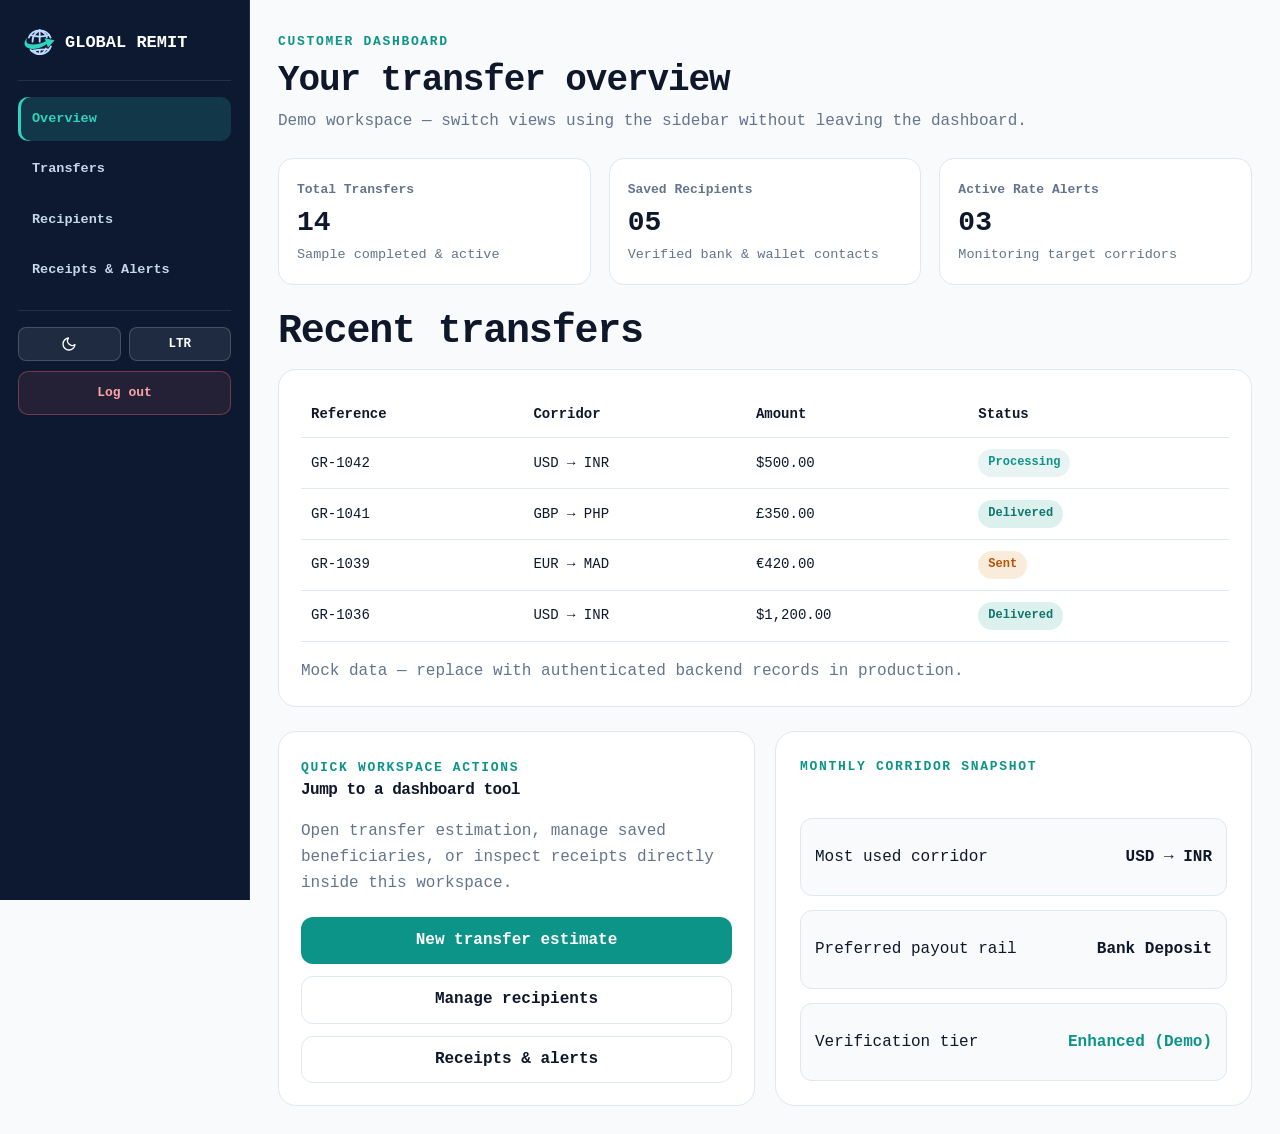
<file: dashboard.html>
<!doctype html>
<html lang="en">
<head>
  <meta charset="utf-8">
  <meta name="viewport" content="width=device-width, initial-scale=1">
  <title>Dashboard | Global Remit</title>
  <link rel="icon" type="image/svg+xml" href="logo.svg">
  <link rel="stylesheet" href="styles.css">
</head>
<body>
  <div class="dashboard">
    <aside class="side">
      <div class="side-top">
        <a class="brand" href="index.html"><svg class="brand-logo" viewBox="0 0 100 100" aria-hidden="true"><g class="logo-globe"><path d="M 20 34 A 35 35 0 0 1 84 34"/><path d="M 52 13 V 46"/><path d="M 52 13 C 35 21 31 34 31 46"/><path d="M 52 13 C 69 21 73 30 73 34"/><path d="M 25 27 Q 52 35 79 27"/><path d="M 25 70 A 35 35 0 0 0 85 60"/><path d="M 52 71 V 83"/><path d="M 35 72 C 38 78 44 82 52 83"/><path d="M 70 66 C 67 75 61 80 52 83"/><path d="M 28 73 Q 52 69 78 69"/></g><path class="logo-arrow" d="M 17 34 C 3 45 3 64 25 67 C 46 70 63 60 73 53 L 76 64 L 96 42 L 66 36 L 70 45 C 58 51 42 56 26 54 C 11 52 10 43 17 34 Z"/></svg>GLOBAL REMIT</a>
        <button class="ctrl side-toggle" type="button" data-side-toggle aria-label="Toggle dashboard menu" aria-expanded="false"><svg viewBox="0 0 24 24" fill="none" stroke="currentColor" stroke-width="2" stroke-linecap="round" aria-hidden="true"><path d="M4 7h16M4 12h16M4 17h16"/></svg></button>
      </div>

      <div class="side-drawer" data-side-drawer>
        <nav class="side-nav" aria-label="Dashboard sections">
          <button class="active" type="button" data-dash-tab="overview" aria-current="page">Overview</button>
          <button type="button" data-dash-tab="transfers">Transfers</button>
          <button type="button" data-dash-tab="recipients">Recipients</button>
          <button type="button" data-dash-tab="alerts">Receipts &amp; Alerts</button>
        </nav>

        <div class="side-foot">
          <div class="side-controls">
            <button class="ctrl" type="button" data-theme aria-label="Switch to dark theme" title="Switch to dark theme"><svg viewBox="0 0 24 24" fill="none" stroke="currentColor" stroke-width="2" stroke-linecap="round" stroke-linejoin="round" aria-hidden="true"><path d="M21 12.79A9 9 0 1 1 11.21 3 7 7 0 0 0 21 12.79z"/></svg></button>
            <button class="ctrl" type="button" data-dir aria-label="Toggle text direction">LTR</button>
          </div>
          <a class="side-logout" href="index.html">Log out</a>
        </div>
      </div>
    </aside>

    <main class="main">
      <!-- PANEL 1: OVERVIEW (3 Sections) -->
      <div class="dash-panel" data-dash-panel="overview">
        <div class="dash-head">
          <span class="eyebrow">Customer dashboard</span>
          <h1>Your transfer overview</h1>
          <p>Demo workspace — switch views using the sidebar without leaving the dashboard.</p>
        </div>

        <section class="dash-section" aria-label="Account summary metrics">
          <div class="grid">
            <div class="metric">
              <span>Total Transfers</span>
              <strong>14</strong>
              <p style="margin:6px 0 0">Sample completed &amp; active</p>
            </div>
            <div class="metric">
              <span>Saved Recipients</span>
              <strong>05</strong>
              <p style="margin:6px 0 0">Verified bank &amp; wallet contacts</p>
            </div>
            <div class="metric">
              <span>Active Rate Alerts</span>
              <strong>03</strong>
              <p style="margin:6px 0 0">Monitoring target corridors</p>
            </div>
          </div>
        </section>

        <section class="dash-section">
          <h2>Recent transfers</h2>
          <div class="panel table-wrap">
            <table class="table">
              <thead>
                <tr>
                  <th>Reference</th>
                  <th>Corridor</th>
                  <th>Amount</th>
                  <th>Status</th>
                </tr>
              </thead>
              <tbody>
                <tr>
                  <td class="mono">GR-1042</td>
                  <td>USD → INR</td>
                  <td class="mono">$500.00</td>
                  <td><span class="badge info">Processing</span></td>
                </tr>
                <tr>
                  <td class="mono">GR-1041</td>
                  <td>GBP → PHP</td>
                  <td class="mono">£350.00</td>
                  <td><span class="badge up">Delivered</span></td>
                </tr>
                <tr>
                  <td class="mono">GR-1039</td>
                  <td>EUR → MAD</td>
                  <td class="mono">€420.00</td>
                  <td><span class="badge down">Sent</span></td>
                </tr>
                <tr>
                  <td class="mono">GR-1036</td>
                  <td>USD → INR</td>
                  <td class="mono">$1,200.00</td>
                  <td><span class="badge up">Delivered</span></td>
                </tr>
              </tbody>
            </table>
            <p style="margin-bottom:0">Mock data — replace with authenticated backend records in production.</p>
          </div>
        </section>

        <section class="dash-section">
          <div class="split">
            <div class="panel">
              <span class="eyebrow">Quick workspace actions</span>
              <h3>Jump to a dashboard tool</h3>
              <p>Open transfer estimation, manage saved beneficiaries, or inspect receipts directly inside this workspace.</p>
              <div class="actions">
                <button class="btn" type="button" data-dash-jump="transfers">New transfer estimate</button>
                <button class="btn alt" type="button" data-dash-jump="recipients">Manage recipients</button>
                <button class="btn alt" type="button" data-dash-jump="alerts">Receipts &amp; alerts</button>
              </div>
            </div>
            <div class="bento">
              <span class="eyebrow">Monthly corridor snapshot</span>
              <div class="bento-row">
                <span>Most used corridor</span>
                <strong class="mono">USD → INR</strong>
              </div>
              <div class="bento-row">
                <span>Preferred payout rail</span>
                <strong class="mono">Bank Deposit</strong>
              </div>
              <div class="bento-row">
                <span>Verification tier</span>
                <strong class="mono" style="color:var(--teal)">Enhanced (Demo)</strong>
              </div>
            </div>
          </div>
        </section>
      </div>

      <!-- PANEL 2: TRANSFERS (3 Sections) -->
      <div class="dash-panel" data-dash-panel="transfers" hidden>
        <div class="dash-head">
          <span class="eyebrow">Transfers workspace</span>
          <h1>Estimate, filter &amp; follow transfers</h1>
          <p>Run illustrative quotes, filter recent transactions, and inspect milestone stages.</p>
        </div>

        <section class="dash-section">
          <div class="split">
            <form class="panel" data-calc data-demo data-msg="Demo transfer estimate queued (no funds moved).">
              <h2>Quick transfer estimator</h2>
              <div class="field">
                <label for="dash-corridor">Destination corridor</label>
                <select id="dash-corridor" name="corridor">
                  <option value="USD-INR">USD → INR (India)</option>
                  <option value="USD-PHP">USD → PHP (Philippines)</option>
                  <option value="GBP-INR">GBP → INR (India)</option>
                  <option value="EUR-MAD">EUR → MAD (Morocco)</option>
                  <option value="AUD-VND">AUD → VND (Vietnam)</option>
                </select>
              </div>
              <div class="field">
                <label for="dash-method">Delivery method</label>
                <select id="dash-method" name="method">
                  <option value="bank">Bank Deposit</option>
                  <option value="wallet">Mobile Wallet</option>
                  <option value="cash">Cash Pickup</option>
                </select>
              </div>
              <div class="field">
                <label for="dash-amount">Amount to send</label>
                <input id="dash-amount" name="amount" type="number" min="1" value="500" required>
              </div>
              <div class="grid-2">
                <div class="field">
                  <label for="dash-fee">Illustrative fee</label>
                  <input id="dash-fee" name="fee" type="number" min="0" step="0.5" value="5" required>
                </div>
                <div class="field">
                  <label for="dash-rate">Illustrative rate</label>
                  <input id="dash-rate" name="rate" type="number" min=".01" step=".01" value="83.5" required>
                </div>
              </div>
              <div class="calc">
                <div style="display:flex;justify-content:space-between;align-items:baseline;gap:8px;flex-wrap:wrap">
                  <span>Estimated payout</span>
                  <strong><span data-receive>0</span> <span data-currency>INR</span></strong>
                </div>
                <p style="margin:6px 0 0">Sending: <span class="mono" data-send>500.00</span> · Fee: <span class="mono" data-fee>5.00</span> · <span data-eta>Within minutes</span></p>
              </div>
              <button class="btn" type="submit" style="margin-top:14px;width:100%">Simulate transfer review</button>
            </form>

            <div class="dash-stack">
              <div class="panel">
                <span class="eyebrow">Pre-send checks</span>
                <h3>Transfer readiness summary</h3>
                <ul class="list">
                  <li><strong>Rate lock:</strong> Sample quotes display illustrative rates only.</li>
                  <li><strong>Recipient rail:</strong> Bank and mobile wallets require exact beneficiary match.</li>
                  <li><strong>Funding source:</strong> Bank ACH offers lower fees; cards prioritize speed.</li>
                  <li><strong>Compliance status:</strong> Standard KYC tier active for demo session.</li>
                </ul>
              </div>

              <div class="bento">
                <span class="eyebrow">Funding &amp; settlement snapshot</span>
                <div class="bento-row">
                  <span>Bank Transfer (ACH)</span>
                  <strong class="mono">Lowest fee</strong>
                </div>
                <div class="bento-row">
                  <span>Debit Card</span>
                  <strong class="mono">Instant checkout</strong>
                </div>
                <div class="bento-row">
                  <span>Mobile Wallet</span>
                  <strong class="mono">Minutes</strong>
                </div>
                <div class="bento-row">
                  <span>Daily Demo Limit</span>
                  <strong class="mono" style="color:var(--teal)">$10,000</strong>
                </div>
                <button class="btn alt" type="button" data-dash-jump="recipients" style="width:100%">Select saved recipient</button>
              </div>
            </div>
          </div>
        </section>

        <section class="dash-section">
          <h2>Filterable transfer history</h2>
          <div class="chips" role="group" aria-label="Filter transfers by status">
            <button class="chip active" type="button" data-dash-filter="all" aria-pressed="true">All</button>
            <button class="chip" type="button" data-dash-filter="processing" aria-pressed="false">Processing</button>
            <button class="chip" type="button" data-dash-filter="sent" aria-pressed="false">Sent</button>
            <button class="chip" type="button" data-dash-filter="delivered" aria-pressed="false">Delivered</button>
          </div>
          <div class="panel table-wrap">
            <table class="table">
              <thead>
                <tr>
                  <th>Reference</th>
                  <th>Recipient</th>
                  <th>Corridor</th>
                  <th>Sent</th>
                  <th>Status</th>
                </tr>
              </thead>
              <tbody>
                <tr data-status="processing">
                  <td class="mono">GR-1042</td>
                  <td>Aarav Sharma</td>
                  <td>USD → INR</td>
                  <td class="mono">$500.00</td>
                  <td><span class="badge info">Processing</span></td>
                </tr>
                <tr data-status="delivered">
                  <td class="mono">GR-1041</td>
                  <td>Maria Santos</td>
                  <td>GBP → PHP</td>
                  <td class="mono">£350.00</td>
                  <td><span class="badge up">Delivered</span></td>
                </tr>
                <tr data-status="sent">
                  <td class="mono">GR-1039</td>
                  <td>Youssef El Amrani</td>
                  <td>EUR → MAD</td>
                  <td class="mono">€420.00</td>
                  <td><span class="badge down">Sent</span></td>
                </tr>
                <tr data-status="delivered">
                  <td class="mono">GR-1036</td>
                  <td>Priya Nair</td>
                  <td>USD → INR</td>
                  <td class="mono">$1,200.00</td>
                  <td><span class="badge up">Delivered</span></td>
                </tr>
              </tbody>
            </table>
          </div>
        </section>

        <section class="dash-section">
          <h2>Active milestone tracker — <span class="mono">GR-1042</span></h2>
          <div class="steps">
            <div class="step">
              <span class="tag">01</span>
              <h3>Payment received</h3>
              <p>Authorized from demo funding account.</p>
            </div>
            <div class="step current">
              <span class="tag">02</span>
              <h3>Processing</h3>
              <p>Compliance &amp; partner rail verification active.</p>
            </div>
            <div class="step">
              <span class="tag">03</span>
              <h3>Sent</h3>
              <p>Pending dispatch to destination bank.</p>
            </div>
            <div class="step">
              <span class="tag">04</span>
              <h3>Delivered</h3>
              <p>Awaiting final recipient confirmation.</p>
            </div>
          </div>
        </section>
      </div>

      <!-- PANEL 3: RECIPIENTS (3 Sections) -->
      <div class="dash-panel" data-dash-panel="recipients" hidden>
        <div class="dash-head">
          <span class="eyebrow">Beneficiaries directory</span>
          <h1>Manage saved recipients</h1>
          <p>View saved payout profiles or add a new recipient for faster future transfers.</p>
        </div>

        <section class="dash-section">
          <h2>Saved beneficiaries (demo)</h2>
          <div class="grid-2">
            <div class="panel">
              <div style="display:flex;justify-content:space-between;align-items:center;gap:8px;flex-wrap:wrap">
                <h3 style="margin:0">Aarav Sharma</h3>
                <span class="tag">India · Bank / IFSC</span>
              </div>
              <p class="mono" style="margin:8px 0 12px">HDFC ****4821 · IFSC HDFC0000123</p>
              <button class="btn alt" type="button" data-dash-jump="transfers">Send to Aarav</button>
            </div>
            <div class="panel">
              <div style="display:flex;justify-content:space-between;align-items:center;gap:8px;flex-wrap:wrap">
                <h3 style="margin:0">Maria Santos</h3>
                <span class="tag">Philippines · Mobile Wallet</span>
              </div>
              <p class="mono" style="margin:8px 0 12px">GCash ****9044 · Instant credit</p>
              <button class="btn alt" type="button" data-dash-jump="transfers">Send to Maria</button>
            </div>
            <div class="panel">
              <div style="display:flex;justify-content:space-between;align-items:center;gap:8px;flex-wrap:wrap">
                <h3 style="margin:0">Youssef El Amrani</h3>
                <span class="tag">Morocco · Cash Pickup</span>
              </div>
              <p class="mono" style="margin:8px 0 12px">Casablanca Hub · Government ID required</p>
              <button class="btn alt" type="button" data-dash-jump="transfers">Send to Youssef</button>
            </div>
            <div class="panel">
              <div style="display:flex;justify-content:space-between;align-items:center;gap:8px;flex-wrap:wrap">
                <h3 style="margin:0">Priya Nair</h3>
                <span class="tag">India · UPI / Bank</span>
              </div>
              <p class="mono" style="margin:8px 0 12px">ICICI ****1190 · IFSC ICIC0000412</p>
              <button class="btn alt" type="button" data-dash-jump="transfers">Send to Priya</button>
            </div>
          </div>
        </section>

        <section class="dash-section">
          <form class="panel" data-demo data-msg="Demo recipient validated (database required to persist).">
            <h2>Add new recipient</h2>
            <div class="grid-2">
              <div class="field">
                <label for="rec-name">Legal full name</label>
                <input id="rec-name" placeholder="As shown on bank account or ID" required>
              </div>
              <div class="field">
                <label for="rec-country">Destination country</label>
                <select id="rec-country">
                  <option>India (INR)</option>
                  <option>Philippines (PHP)</option>
                  <option>Morocco (MAD)</option>
                  <option>Vietnam (VND)</option>
                  <option>Mexico (MXN)</option>
                </select>
              </div>
            </div>
            <div class="grid-2">
              <div class="field">
                <label for="rec-rail">Payout rail</label>
                <select id="rec-rail">
                  <option>Bank Deposit</option>
                  <option>Mobile Wallet</option>
                  <option>Cash Pickup</option>
                </select>
              </div>
              <div class="field">
                <label for="rec-account">Account / IBAN / Wallet ID</label>
                <input id="rec-account" placeholder="Account number or wallet phone" required>
              </div>
            </div>
            <button class="btn" type="submit">Save demo recipient</button>
          </form>
        </section>

        <section class="dash-section">
          <h2>Verification &amp; payout tips</h2>
          <div class="visit-bar">
            <div class="visit-item">
              <span class="tag">01 · Name Match</span>
              <h3>Exact Legal Name</h3>
              <p style="margin-bottom:0">Ensure the recipient name matches bank records or government ID exactly.</p>
            </div>
            <div class="visit-item">
              <span class="tag">02 · Faster Repeat</span>
              <h3>Pre-Checked Rails</h3>
              <p style="margin-bottom:0">Saved IFSC, IBAN, and wallet IDs cut manual entry errors on repeat sends.</p>
            </div>
            <div class="visit-item">
              <span class="tag">03 · Limits</span>
              <h3>Corridor Thresholds</h3>
              <p style="margin-bottom:0">Higher payout amounts may prompt additional source-of-funds checks.</p>
            </div>
          </div>
        </section>
      </div>

      <!-- PANEL 4: RECEIPTS & ALERTS (3 Sections) -->
      <div class="dash-panel" data-dash-panel="alerts" hidden>
        <div class="dash-head">
          <span class="eyebrow">Documents &amp; rate watch</span>
          <h1>Receipts &amp; rate alerts</h1>
          <p>Preview downloadable demo receipts and manage target exchange rate notifications.</p>
        </div>

        <section class="dash-section">
          <h2>Transaction receipts</h2>
          <div class="panel table-wrap">
            <table class="table">
              <thead>
                <tr>
                  <th>Receipt ID</th>
                  <th>Transfer Ref</th>
                  <th>Date</th>
                  <th>Total Paid</th>
                  <th>Action</th>
                </tr>
              </thead>
              <tbody>
                <tr>
                  <td class="mono">RCP-2026-1041</td>
                  <td class="mono">GR-1041</td>
                  <td>Nov 18, 2026</td>
                  <td class="mono">£353.90</td>
                  <td><button class="btn alt" type="button" style="padding:6px 12px" data-receipt-demo="RCP-2026-1041">Download PDF</button></td>
                </tr>
                <tr>
                  <td class="mono">RCP-2026-1036</td>
                  <td class="mono">GR-1036</td>
                  <td>Nov 11, 2026</td>
                  <td class="mono">$1,205.00</td>
                  <td><button class="btn alt" type="button" style="padding:6px 12px" data-receipt-demo="RCP-2026-1036">Download PDF</button></td>
                </tr>
                <tr>
                  <td class="mono">RCP-2026-1028</td>
                  <td class="mono">GR-1028</td>
                  <td>Nov 02, 2026</td>
                  <td class="mono">€610.00</td>
                  <td><button class="btn alt" type="button" style="padding:6px 12px" data-receipt-demo="RCP-2026-1028">Download PDF</button></td>
                </tr>
              </tbody>
            </table>
          </div>
        </section>

        <section class="dash-section">
          <h2>Active rate watch alerts</h2>
          <div class="grid">
            <div class="panel">
              <span class="badge up">Watching</span>
              <h3 class="mono" style="margin:10px 0 4px">USD / INR</h3>
              <p style="margin:0">Target: <strong class="mono">84.00</strong> · Current sample: 83.50</p>
            </div>
            <div class="panel">
              <span class="badge up">Watching</span>
              <h3 class="mono" style="margin:10px 0 4px">GBP / PHP</h3>
              <p style="margin:0">Target: <strong class="mono">72.00</strong> · Current sample: 71.20</p>
            </div>
            <div class="panel">
              <span class="badge info">Triggered (Demo)</span>
              <h3 class="mono" style="margin:10px 0 4px">EUR / INR</h3>
              <p style="margin:0">Target: <strong class="mono">90.00</strong> · Sample reached</p>
            </div>
          </div>
        </section>

        <section class="dash-section">
          <div class="split">
            <form class="panel" data-demo data-msg="Demo rate watch alert added.">
              <h2>Create new rate alert</h2>
              <div class="field">
                <label for="dash-alert-pair">Currency pair</label>
                <select id="dash-alert-pair">
                  <option>USD / INR</option>
                  <option>GBP / PHP</option>
                  <option>EUR / INR</option>
                  <option>USD / MXN</option>
                </select>
              </div>
              <div class="field">
                <label for="dash-alert-rate">Target exchange rate</label>
                <input id="dash-alert-rate" type="number" step="0.01" value="84.25" required>
              </div>
              <button class="btn" type="submit">Add alert</button>
            </form>

            <div class="panel" style="display:flex;flex-direction:column;justify-content:space-between;gap:14px">
              <div>
                <h2>Notification preferences</h2>
                <p>Choose how transfer status and target-rate updates are delivered.</p>
                <div style="display:grid;gap:12px;margin-top:14px">
                  <label class="auth-check">
                    <input type="checkbox" checked>
                    <span>Email receipts &amp; delivery confirmations</span>
                  </label>
                  <label class="auth-check">
                    <input type="checkbox" checked>
                    <span>Target FX rate threshold alerts</span>
                  </label>
                  <label class="auth-check">
                    <input type="checkbox">
                    <span>SMS alerts for cash pickup availability</span>
                  </label>
                </div>
              </div>
              <div class="bento-row">
                <span>Active delivery channel</span>
                <strong class="mono" style="color:var(--teal)">Email (Demo)</strong>
              </div>
            </div>
          </div>
        </section>
      </div>
    </main>
  </div>

  <div class="toast" role="status" aria-live="polite"></div>
  <script src="script.js"></script>
</body>
</html>
</file>
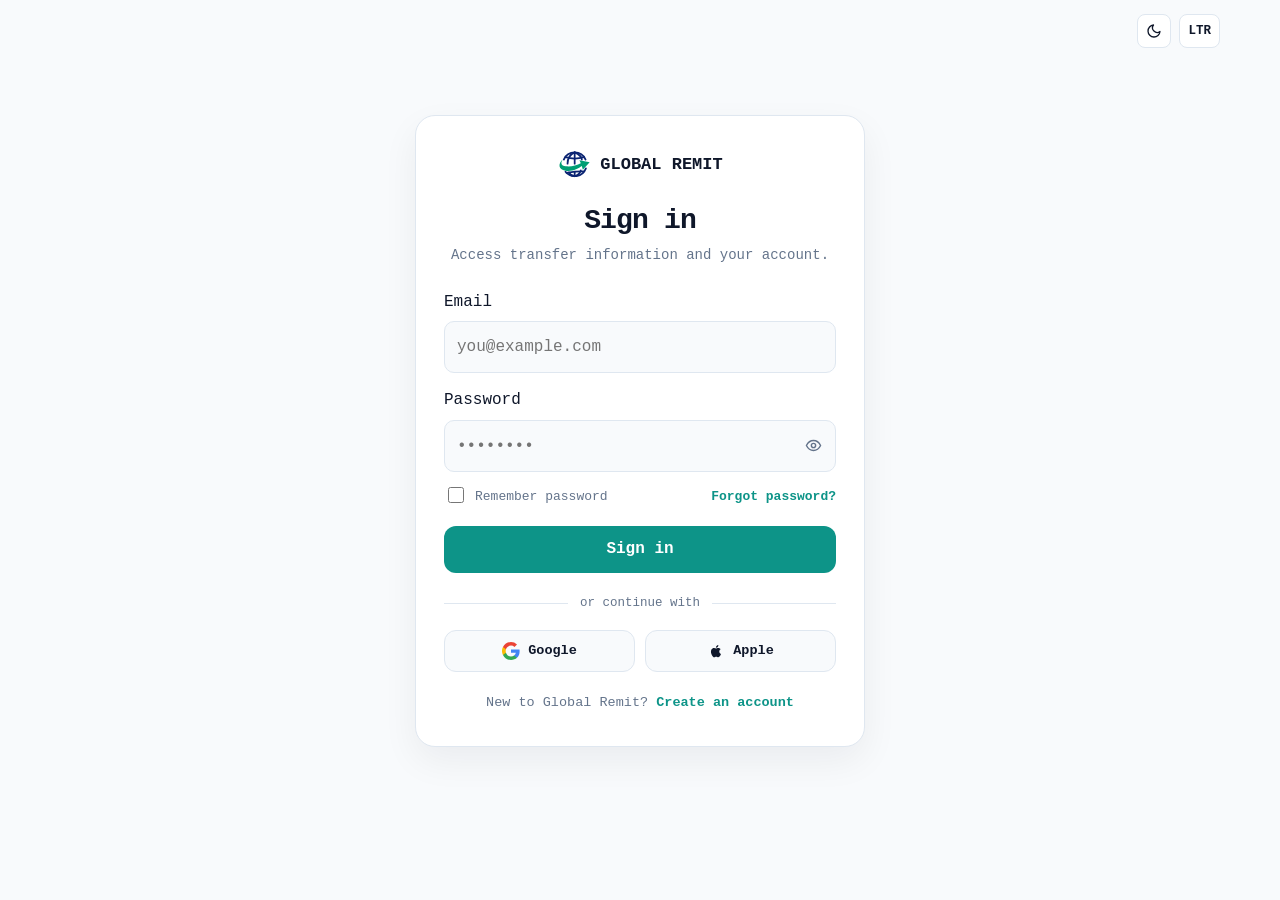
<file: login.html>
<!doctype html>
<html lang="en">
<head>
  <meta charset="utf-8">
  <meta name="viewport" content="width=device-width, initial-scale=1">
  <title>Sign in | Global Remit</title>
  <link rel="icon" type="image/svg+xml" href="logo.svg">
  <link rel="stylesheet" href="styles.css">
</head>
<body>
  <header class="auth-topbar">
    <div class="tools">
      <button class="ctrl" type="button" data-theme aria-label="Switch to dark theme" title="Switch to dark theme"><svg viewBox="0 0 24 24" fill="none" stroke="currentColor" stroke-width="2" stroke-linecap="round" stroke-linejoin="round" aria-hidden="true"><path d="M21 12.79A9 9 0 1 1 11.21 3 7 7 0 0 0 21 12.79z"/></svg></button>
      <button class="ctrl" type="button" data-dir aria-label="Toggle text direction">LTR</button>
    </div>
  </header>

  <main class="auth">
    <section class="authbox">
      <div class="auth-head">
        <a class="brand" href="index.html"><svg class="brand-logo" viewBox="0 0 100 100" aria-hidden="true"><g class="logo-globe"><path d="M 20 34 A 35 35 0 0 1 84 34"/><path d="M 52 13 V 46"/><path d="M 52 13 C 35 21 31 34 31 46"/><path d="M 52 13 C 69 21 73 30 73 34"/><path d="M 25 27 Q 52 35 79 27"/><path d="M 25 70 A 35 35 0 0 0 85 60"/><path d="M 52 71 V 83"/><path d="M 35 72 C 38 78 44 82 52 83"/><path d="M 70 66 C 67 75 61 80 52 83"/><path d="M 28 73 Q 52 69 78 69"/></g><path class="logo-arrow" d="M 17 34 C 3 45 3 64 25 67 C 46 70 63 60 73 53 L 76 64 L 96 42 L 66 36 L 70 45 C 58 51 42 56 26 54 C 11 52 10 43 17 34 Z"/></svg>GLOBAL REMIT</a>
        <h1>Sign in</h1>
        <p>Access transfer information and your account.</p>
      </div>

      <form data-demo data-msg="Demo form only. Secure authentication integration required.">
        <div class="field">
          <label for="login-email">Email</label>
          <input id="login-email" name="email" type="email" autocomplete="email" placeholder="you@example.com" required>
        </div>
        <div class="field">
          <label for="login-password">Password</label>
          <div class="pass-wrap">
            <input id="login-password" name="password" type="password" minlength="8" autocomplete="current-password" placeholder="••••••••" required>
            <button class="pass-toggle" type="button" data-pass-toggle aria-label="Show password" aria-pressed="false">
              <svg viewBox="0 0 24 24" fill="none" stroke="currentColor" stroke-width="2" stroke-linecap="round" stroke-linejoin="round" aria-hidden="true"><path d="M2 12s3.5-7 10-7 10 7 10 7-3.5 7-10 7-10-7-10-7z"/><circle cx="12" cy="12" r="3"/></svg>
            </button>
          </div>
        </div>
        <div class="auth-row">
          <label class="auth-check">
            <input type="checkbox" name="remember">
            <span>Remember password</span>
          </label>
          <a class="auth-link" href="#" data-forgot>Forgot password?</a>
        </div>
        <button class="btn" type="submit" style="width:100%">Sign in</button>
      </form>

      <div class="auth-divider">or continue with</div>
      <div class="social-grid">
        <button class="social-btn" type="button" data-social="Google">
          <svg viewBox="0 0 24 24" aria-hidden="true"><path fill="#4285F4" d="M23.5 12.3c0-.8-.1-1.6-.2-2.3H12v4.4h6.5a5.6 5.6 0 0 1-2.4 3.6v3h3.9c2.3-2.1 3.5-5.2 3.5-8.7z"/><path fill="#34A853" d="M12 24c3.2 0 6-1.1 8-2.9l-3.9-3c-1.1.7-2.5 1.2-4.1 1.2-3.1 0-5.8-2.1-6.7-5H1.3v3.1A12 12 0 0 0 12 24z"/><path fill="#FBBC05" d="M5.3 14.3a7.2 7.2 0 0 1 0-4.6V6.6H1.3a12 12 0 0 0 0 10.8l4-3.1z"/><path fill="#EA4335" d="M12 4.8c1.8 0 3.3.6 4.6 1.8l3.4-3.4A11.9 11.9 0 0 0 12 0 12 12 0 0 0 1.3 6.6l4 3.1c.9-2.9 3.6-4.9 6.7-4.9z"/></svg>
          Google
        </button>
        <button class="social-btn" type="button" data-social="Apple">
          <svg viewBox="0 0 24 24" fill="currentColor" aria-hidden="true"><path d="M16.36 12.7c0-2.06 1.68-3.05 1.76-3.1-.96-1.4-2.45-1.6-2.98-1.62-1.26-.13-2.47.75-3.11.75-.64 0-1.64-.73-2.7-.71-1.39.02-2.67.81-3.39 2.06-1.45 2.51-.37 6.22 1.04 8.26.69 1 1.51 2.12 2.59 2.08 1.04-.04 1.44-.67 2.7-.67 1.26 0 1.62.67 2.71.65 1.12-.02 1.83-1.01 2.51-2.01.79-1.16 1.12-2.29 1.14-2.35-.03-.01-2.27-.87-2.27-3.34zM14.3 6.66c.57-.7.96-1.66.85-2.63-.83.03-1.83.55-2.42 1.24-.53.61-.99 1.59-.87 2.53.92.07 1.87-.46 2.44-1.14z"/></svg>
          Apple
        </button>
      </div>

      <p class="auth-foot">New to Global Remit? <a class="auth-link" href="signup.html">Create an account</a></p>
    </section>
  </main>

  <div class="toast" role="status" aria-live="polite"></div>
  <script src="script.js"></script>
</body>
</html>
</file>
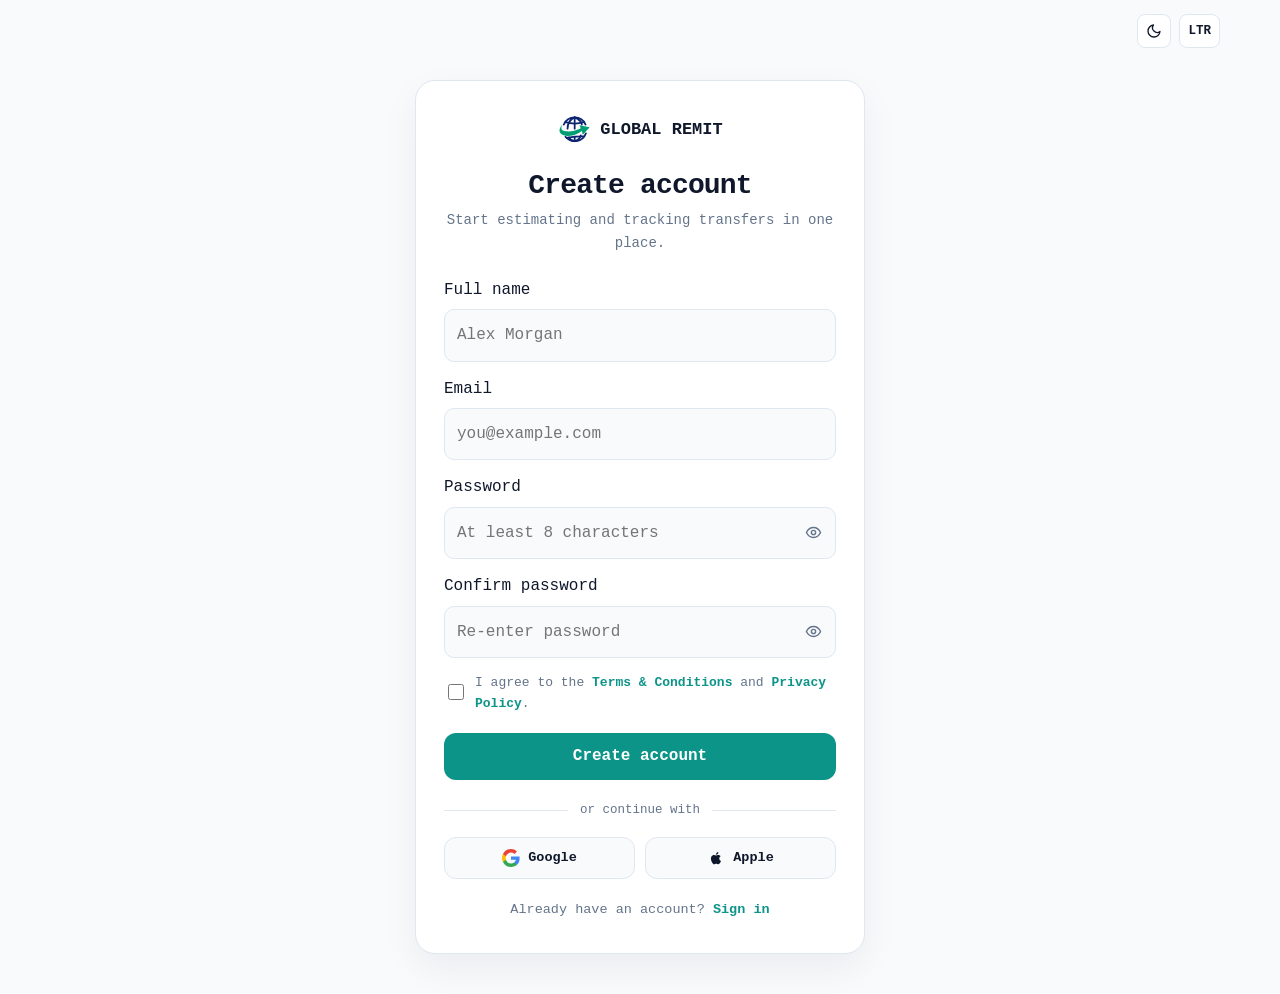
<file: signup.html>
<!doctype html>
<html lang="en">
<head>
  <meta charset="utf-8">
  <meta name="viewport" content="width=device-width, initial-scale=1">
  <title>Create account | Global Remit</title>
  <link rel="icon" type="image/svg+xml" href="logo.svg">
  <link rel="stylesheet" href="styles.css">
</head>
<body>
  <header class="auth-topbar">
    <div class="tools">
      <button class="ctrl" type="button" data-theme aria-label="Switch to dark theme" title="Switch to dark theme"><svg viewBox="0 0 24 24" fill="none" stroke="currentColor" stroke-width="2" stroke-linecap="round" stroke-linejoin="round" aria-hidden="true"><path d="M21 12.79A9 9 0 1 1 11.21 3 7 7 0 0 0 21 12.79z"/></svg></button>
      <button class="ctrl" type="button" data-dir aria-label="Toggle text direction">LTR</button>
    </div>
  </header>

  <main class="auth">
    <section class="authbox">
      <div class="auth-head">
        <a class="brand" href="index.html"><svg class="brand-logo" viewBox="0 0 100 100" aria-hidden="true"><g class="logo-globe"><path d="M 20 34 A 35 35 0 0 1 84 34"/><path d="M 52 13 V 46"/><path d="M 52 13 C 35 21 31 34 31 46"/><path d="M 52 13 C 69 21 73 30 73 34"/><path d="M 25 27 Q 52 35 79 27"/><path d="M 25 70 A 35 35 0 0 0 85 60"/><path d="M 52 71 V 83"/><path d="M 35 72 C 38 78 44 82 52 83"/><path d="M 70 66 C 67 75 61 80 52 83"/><path d="M 28 73 Q 52 69 78 69"/></g><path class="logo-arrow" d="M 17 34 C 3 45 3 64 25 67 C 46 70 63 60 73 53 L 76 64 L 96 42 L 66 36 L 70 45 C 58 51 42 56 26 54 C 11 52 10 43 17 34 Z"/></svg>GLOBAL REMIT</a>
        <h1>Create account</h1>
        <p>Start estimating and tracking transfers in one place.</p>
      </div>

      <form data-demo data-msg="Demo form only. Secure authentication integration required.">
        <div class="field">
          <label for="signup-name">Full name</label>
          <input id="signup-name" name="fullName" autocomplete="name" placeholder="Alex Morgan" required>
        </div>
        <div class="field">
          <label for="signup-email">Email</label>
          <input id="signup-email" name="email" type="email" autocomplete="email" placeholder="you@example.com" required>
        </div>
        <div class="field">
          <label for="signup-password">Password</label>
          <div class="pass-wrap">
            <input id="signup-password" name="password" type="password" minlength="8" autocomplete="new-password" placeholder="At least 8 characters" required>
            <button class="pass-toggle" type="button" data-pass-toggle aria-label="Show password" aria-pressed="false">
              <svg viewBox="0 0 24 24" fill="none" stroke="currentColor" stroke-width="2" stroke-linecap="round" stroke-linejoin="round" aria-hidden="true"><path d="M2 12s3.5-7 10-7 10 7 10 7-3.5 7-10 7-10-7-10-7z"/><circle cx="12" cy="12" r="3"/></svg>
            </button>
          </div>
        </div>
        <div class="field">
          <label for="signup-confirm">Confirm password</label>
          <div class="pass-wrap">
            <input id="signup-confirm" name="confirmPassword" type="password" minlength="8" autocomplete="new-password" placeholder="Re-enter password" required>
            <button class="pass-toggle" type="button" data-pass-toggle aria-label="Show password" aria-pressed="false">
              <svg viewBox="0 0 24 24" fill="none" stroke="currentColor" stroke-width="2" stroke-linecap="round" stroke-linejoin="round" aria-hidden="true"><path d="M2 12s3.5-7 10-7 10 7 10 7-3.5 7-10 7-10-7-10-7z"/><circle cx="12" cy="12" r="3"/></svg>
            </button>
          </div>
        </div>
        <div class="auth-row">
          <label class="auth-check">
            <input type="checkbox" name="terms" required>
            <span>I agree to the <a class="auth-link" href="security.html">Terms &amp; Conditions</a> and <a class="auth-link" href="security.html">Privacy Policy</a>.</span>
          </label>
        </div>
        <button class="btn" type="submit" style="width:100%">Create account</button>
      </form>

      <div class="auth-divider">or continue with</div>
      <div class="social-grid">
        <button class="social-btn" type="button" data-social="Google">
          <svg viewBox="0 0 24 24" aria-hidden="true"><path fill="#4285F4" d="M23.5 12.3c0-.8-.1-1.6-.2-2.3H12v4.4h6.5a5.6 5.6 0 0 1-2.4 3.6v3h3.9c2.3-2.1 3.5-5.2 3.5-8.7z"/><path fill="#34A853" d="M12 24c3.2 0 6-1.1 8-2.9l-3.9-3c-1.1.7-2.5 1.2-4.1 1.2-3.1 0-5.8-2.1-6.7-5H1.3v3.1A12 12 0 0 0 12 24z"/><path fill="#FBBC05" d="M5.3 14.3a7.2 7.2 0 0 1 0-4.6V6.6H1.3a12 12 0 0 0 0 10.8l4-3.1z"/><path fill="#EA4335" d="M12 4.8c1.8 0 3.3.6 4.6 1.8l3.4-3.4A11.9 11.9 0 0 0 12 0 12 12 0 0 0 1.3 6.6l4 3.1c.9-2.9 3.6-4.9 6.7-4.9z"/></svg>
          Google
        </button>
        <button class="social-btn" type="button" data-social="Apple">
          <svg viewBox="0 0 24 24" fill="currentColor" aria-hidden="true"><path d="M16.36 12.7c0-2.06 1.68-3.05 1.76-3.1-.96-1.4-2.45-1.6-2.98-1.62-1.26-.13-2.47.75-3.11.75-.64 0-1.64-.73-2.7-.71-1.39.02-2.67.81-3.39 2.06-1.45 2.51-.37 6.22 1.04 8.26.69 1 1.51 2.12 2.59 2.08 1.04-.04 1.44-.67 2.7-.67 1.26 0 1.62.67 2.71.65 1.12-.02 1.83-1.01 2.51-2.01.79-1.16 1.12-2.29 1.14-2.35-.03-.01-2.27-.87-2.27-3.34zM14.3 6.66c.57-.7.96-1.66.85-2.63-.83.03-1.83.55-2.42 1.24-.53.61-.99 1.59-.87 2.53.92.07 1.87-.46 2.44-1.14z"/></svg>
          Apple
        </button>
      </div>

      <p class="auth-foot">Already have an account? <a class="auth-link" href="login.html">Sign in</a></p>
    </section>
  </main>

  <div class="toast" role="status" aria-live="polite"></div>
  <script src="script.js"></script>
</body>
</html>
</file>
<file: styles.css>
:root {
  --navy: #1E3A8A;
  --teal: #0D9488;
  --bg: #F8FAFC;
  --surface: white;
  --ink: #0F172A;
  --muted: #64748B;
  --line: #DFE7F0;
  --soft: #E8F4F3;
  --logo-globe: #0B2472;
  --logo-arrow: #009E73;
  --font: 'American Typewriter', Courier, monospace;
}

[data-theme=dark],
.side {
  --logo-globe: #BFDBFE;
  --logo-arrow: #2DD4BF;
}

[data-theme=dark] {
  --bg: #070E1A;
  --surface: #101B2C;
  --ink: #E8EEF8;
  --muted: #9DAFC4;
  --line: #26364C;
  --soft: #152E3C;
}

* {
  box-sizing: border-box;
}

body {
  margin: 0;
  background: var(--bg);
  color: var(--ink);
  font: 16px/1.65 'American Typewriter', Courier, monospace;
}

button,
input,
select,
textarea,
pre,
code {
  font-family: 'American Typewriter', Courier, monospace;
}

h1, h2, h3 {
  line-height: 1.15;
  letter-spacing: -.03em;
}

h1 {
  font-size: clamp(2.5rem, 6vw, 5rem);
}

h2 {
  font-size: clamp(1.75rem, 3.3vw, 2.5rem);
  margin: 10px 0 14px;
}

p {
  color: var(--muted);
}

a {
  color: inherit;
  text-decoration: none;
}

img {
  display: block;
  max-width: 100%;
}

.wrap {
  width: min(1200px, calc(100% - 38px));
  margin-inline: auto;
}

.header > .wrap {
  width: min(1260px, calc(100% - 36px));
}

.header {
  position: sticky;
  top: 0;
  background: var(--bg);
  z-index: 9;
  border-bottom: 1px solid var(--line);
}

.nav {
  height: 66px;
  display: flex;
  align-items: center;
  justify-content: space-between;
  gap: 16px;
}

.brand {
  font-size: 17px;
  font-weight: 800;
  display: inline-flex;
  align-items: center;
  gap: 9px;
  white-space: nowrap;
  background: transparent;
}

.brand-logo {
  width: 34px;
  height: 34px;
  flex-shrink: 0;
  display: block;
  background: transparent;
}

.brand-logo .logo-globe {
  fill: none;
  stroke: var(--logo-globe);
  stroke-width: 5.2;
  stroke-linecap: round;
  stroke-linejoin: round;
}

.brand-logo .logo-arrow {
  fill: var(--logo-arrow);
}

.footer .brand {
  color: var(--ink);
}

.side .brand {
  color: #FFFFFF;
}

.mark {
  display: inline-grid;
  place-items: center;
  background: var(--navy);
  color: white;
  width: 30px;
  height: 30px;
  border-radius: 9px;
  font-size: 14px;
  margin-inline-end: 7px;
}

.links {
  display: flex;
  align-items: center;
  gap: 8px;
  margin: 0 auto;
  font-size: 13px;
  font-weight: 600;
  white-space: nowrap;
}

.links a {
  padding: 7px 11px;
  border-radius: 8px;
  color: var(--muted);
  transition: color .15s, background-color .15s;
}

.mobile a {
  padding: 9px 12px;
  border-radius: 8px;
  font-size: 13.5px;
  font-weight: 600;
  color: var(--muted);
  transition: color .15s, background-color .15s;
}

.links a:hover,
.mobile a:hover {
  color: var(--ink);
  background: var(--soft);
}

.links a.active,
.links a[aria-current="page"] {
  color: var(--teal);
  background: var(--soft);
  font-weight: 700;
  box-shadow: inset 0 -2px 0 var(--teal);
}

.mobile a.active,
.mobile a[aria-current="page"] {
  color: var(--teal);
  background: var(--soft);
  font-weight: 700;
  border-inline-start: 3px solid var(--teal);
}

[data-theme=dark] .links a.active,
[data-theme=dark] .links a[aria-current="page"] {
  color: #2DD4BF;
  box-shadow: inset 0 -2px 0 #2DD4BF;
}

[data-theme=dark] .mobile a.active,
[data-theme=dark] .mobile a[aria-current="page"] {
  color: #2DD4BF;
  border-inline-start-color: #2DD4BF;
}

.mobile-tools {
  margin-top: 8px;
  padding-top: 12px;
  border-top: 1px solid var(--line);
  display: grid;
  gap: 8px;
}

.mobile-tools-row {
  display: grid;
  grid-template-columns: 1fr 1fr;
  gap: 8px;
}

.mobile-tools .ctrl,
.mobile .mobile-tools .btn {
  width: 100%;
  height: 38px;
  padding: 0 12px;
  display: inline-flex;
  align-items: center;
  justify-content: center;
  font-size: 13px;
  font-weight: 700;
  border-radius: 9px;
}

.mobile .mobile-tools .btn {
  background: var(--teal);
  color: white;
}

.mobile .mobile-tools .btn.alt {
  background: transparent;
  border: 1px solid var(--line);
  color: var(--ink);
}

.tools {
  display: flex;
  gap: 8px;
  align-items: center;
}

.tools .btn {
  height: 34px;
  padding: 0 12px;
  border-radius: 8px;
  display: inline-flex;
  align-items: center;
  font-size: 12.5px;
  font-weight: 600;
  white-space: nowrap;
}

.ctrl {
  height: 34px;
  min-width: 34px;
  padding: 0 8px;
  border: 1px solid var(--line);
  border-radius: 8px;
  background: var(--surface);
  color: var(--ink);
  cursor: pointer;
  font: inherit;
  font-size: 12.5px;
  font-weight: 600;
  display: inline-flex;
  align-items: center;
  justify-content: center;
  transition: background-color .18s ease, border-color .18s ease, color .18s ease, transform .18s ease, box-shadow .18s ease;
}

.ctrl:hover {
  border-color: var(--teal);
  background: var(--soft);
  color: var(--teal);
  transform: translateY(-1px);
  box-shadow: 0 4px 12px rgba(13, 148, 136, .16);
}

[data-theme=dark] .ctrl:hover {
  color: #2DD4BF;
}

.ctrl:active {
  transform: translateY(0);
}

.ctrl svg {
  width: 16px;
  height: 16px;
  display: block;
}

.btn {
  display: inline-flex;
  align-items: center;
  justify-content: center;
  text-align: center;
  min-width: 180px;
  min-height: 46px;
  background: var(--teal);
  color: white;
  border: 1px solid transparent;
  border-radius: 12px;
  padding: 12px 20px;
  cursor: pointer;
  font: inherit;
  font-weight: 700;
  line-height: 1.35;
  box-sizing: border-box;
  transition: background-color .18s ease, border-color .18s ease, color .18s ease, transform .18s ease, box-shadow .18s ease;
}

.btn:hover,
.mobile .mobile-tools .btn:hover {
  background: #0F766E;
  color: #FFFFFF;
  transform: translateY(-2px);
  box-shadow: 0 8px 20px rgba(13, 148, 136, .32);
}

[data-theme=dark] .btn:hover,
[data-theme=dark] .mobile .mobile-tools .btn:hover {
  background: #14B8A6;
}

.btn:active,
.mobile .mobile-tools .btn:active {
  transform: translateY(0);
  box-shadow: 0 3px 10px rgba(13, 148, 136, .22);
}

.btn.alt {
  background: transparent;
  border: 1px solid var(--line);
  color: var(--ink);
}

.btn.alt:hover,
.mobile .mobile-tools .btn.alt:hover {
  border-color: var(--teal) !important;
  background: var(--teal);
  color: #FFFFFF !important;
  transform: translateY(-2px);
  box-shadow: 0 8px 20px rgba(13, 148, 136, .26);
}

.btn.alt:active,
.mobile .mobile-tools .btn.alt:active {
  transform: translateY(0);
  box-shadow: 0 3px 10px rgba(13, 148, 136, .18);
}

.tools .btn {
  min-width: 92px;
  min-height: 34px;
}

.mobile .mobile-tools .btn {
  min-width: 0;
  min-height: 38px;
}

.table .btn {
  min-width: 96px;
  min-height: 34px;
}

.footer form .btn {
  min-width: 124px;
}

.card .btn {
  width: 100%;
  min-width: 0;
}

.actions {
  display: grid;
  grid-template-columns: repeat(2, minmax(0, 1fr));
  gap: 12px;
  margin-top: 20px;
  width: 100%;
  max-width: 480px;
}

.panel .actions {
  max-width: 100%;
}

.actions[style*="column"],
.dash-section .panel .actions {
  grid-template-columns: 1fr;
  max-width: 100%;
}

.cta .actions,
.banner-dark .actions,
.alert-bar .actions,
.inline-note .actions {
  width: auto;
  max-width: none;
  grid-template-columns: repeat(2, minmax(210px, 1fr));
  flex-shrink: 0;
}

.actions > .btn {
  width: 100%;
  min-width: 0;
}

.mobile-toggle,
.mobile {
  display: none;
}

.hero {
  min-height: min(calc(100vh - 63px), 740px);
  min-height: min(calc(100svh - 63px), 740px);
  padding: 44px 0;
  display: flex;
  align-items: center;
}

@media (min-height: 900px), (max-width: 1160px) and (orientation: portrait) {
  .hero {
    min-height: auto;
    padding: 56px 0 64px;
  }
}

.hero > .wrap {
  width: min(1200px, calc(100% - 38px));
  margin-inline: auto;
}

.hero h1 {
  font-size: clamp(2.25rem, 4.6vw, 3.85rem);
  margin: 12px 0 14px;
}

.section {
  padding: 68px 0;
}

.split,
.hero-grid {
  display: grid;
  grid-template-columns: repeat(2, minmax(0, 1fr));
  gap: 36px;
  align-items: center;
}

.visual {
  width: 100%;
  height: 430px;
  object-fit: cover;
  object-position: center 22%;
  border-radius: 25px;
}

.hero img {
  width: 100%;
  height: clamp(290px, 44vh, 420px);
  object-fit: cover;
  object-position: center 22%;
  border-radius: 25px;
}

.media-thumb {
  width: 100%;
  height: 185px;
  object-fit: cover;
  object-position: center 22%;
  border-radius: 14px;
  display: block;
}

.media-banner {
  width: 100%;
  height: 250px;
  object-fit: cover;
  object-position: center 22%;
  border-radius: 18px;
  display: block;
}

.hero .media-thumb {
  height: 175px;
  border-radius: 14px;
}

.hero .media-banner {
  height: clamp(230px, 30vh, 285px);
  border-radius: 18px;
}

.eyebrow {
  display: inline-block;
  color: var(--teal);
  font-size: 13px;
  font-weight: 800;
  letter-spacing: .13em;
  text-transform: uppercase;
}

.section > .wrap > p,
.band > .wrap > p {
  margin: 0 0 22px;
  max-width: 72ch;
}

.section > .wrap > .split,
.section > .wrap > .steps,
.section > .wrap > .grid,
.section > .wrap > .grid-2,
.section > .wrap > .rail-grid,
.section > .wrap > .pipeline,
.section > .wrap > .timeline,
.section > .wrap > .compare-rows,
.section > .wrap > .visit-bar,
.section > .wrap > .check-list,
.band > .wrap > .grid,
.band > .wrap > .steps {
  margin-top: 22px;
}

.grid {
  display: grid;
  grid-template-columns: repeat(3, minmax(0, 1fr));
  gap: 18px;
  align-items: stretch;
}

.card,
.panel,
.step,
.stat {
  border: 1px solid var(--line);
  background: var(--surface);
  border-radius: 18px;
  overflow: hidden;
  min-width: 0;
}

.card {
  display: flex;
  flex-direction: column;
}

.card img {
  height: 200px;
  width: 100%;
  object-fit: cover;
  object-position: center 22%;
}

.pad,
.panel {
  padding: 22px;
}

.panel h2,
.bento h2 {
  font-size: clamp(1.3rem, 2.1vw, 1.6rem);
  margin: 8px 0 10px;
}

.panel > h2:first-child,
.bento > h2:first-child {
  margin-top: 0;
}

form.panel > .btn[type="submit"],
.bento > .btn {
  width: 100%;
  min-width: 0;
}

.card > .pad {
  flex: 1;
  display: flex;
  flex-direction: column;
  align-items: flex-start;
  gap: 10px;
  padding: 20px 18px;
}

.card > .pad > .btn {
  margin-top: auto;
}

.steps {
  display: grid;
  grid-template-columns: repeat(4, minmax(0, 1fr));
  gap: 16px;
  align-items: stretch;
}

.step,
.steps > .panel,
.grid > .panel,
.grid > .bento,
.grid-2 > .panel,
.grid-2 > .bento {
  display: flex;
  flex-direction: column;
  align-items: flex-start;
  gap: 10px;
  padding: 20px 18px;
  min-width: 0;
}

.story > div:first-child {
  display: flex;
  flex-direction: column;
  align-items: flex-start;
  gap: 10px;
  width: 100%;
}

.step h3,
.panel h3,
.bento h3,
.card h3,
.story h3,
.pipeline-step h3,
.timeline-item h3,
.visit-item h3,
.rail-card h3,
.compare-row h3 {
  font-size: 1rem;
  line-height: 1.32;
  margin: 0 !important;
}

.step p,
.grid > .panel p,
.grid > .bento p,
.grid-2 > .panel p,
.card p,
.story p,
.pipeline-step p,
.timeline-item p,
.visit-item p,
.rail-card p,
.compare-row p {
  margin: 0;
  font-size: 14.5px;
  line-height: 1.55;
}

.tag {
  display: inline-block;
  background: var(--soft);
  color: var(--teal);
  border-radius: 999px;
  padding: 5px 11px;
  font-size: 12px;
  font-weight: 700;
}

[data-theme=dark] .tag,
.band .tag,
.hero[style*="#0C1931"] .tag,
.banner-dark .tag {
  background: rgba(45, 212, 191, .2);
  color: #5EEAD4;
  border: 1px solid rgba(94, 234, 212, .38);
}

.stats {
  display: grid;
  grid-template-columns: repeat(3, minmax(0, 1fr));
  gap: 12px;
  margin-top: 25px;
}

.stat {
  padding: 14px 12px;
  min-width: 0;
}

.stat b {
  display: block;
  font-size: clamp(16px, 1.6vw, 20px);
  line-height: 1.25;
  margin-bottom: 3px;
}

.stat span {
  display: block;
  font-size: 12.5px;
  line-height: 1.35;
  color: var(--muted);
}

.band {
  background: var(--navy);
  color: white;
  padding: 70px 0;
}

.band p {
  color: #CFD9F0;
}

.band .eyebrow {
  color: #66E0CF;
}

.cta {
  padding: 36px;
  border-radius: 24px;
  background: var(--soft);
  display: flex;
  justify-content: space-between;
  align-items: center;
  gap: 20px;
}

.field {
  display: grid;
  gap: 6px;
  margin: 14px 0;
}

.field input,
.field select,
.field textarea {
  padding: 12px;
  border: 1px solid var(--line);
  border-radius: 10px;
  background: var(--bg);
  color: var(--ink);
  width: 100%;
  font: inherit;
}

.field textarea {
  min-height: 110px;
  resize: vertical;
}

.mono {
  font-family: 'American Typewriter', Courier, monospace;
}

.grid-2 {
  display: grid;
  grid-template-columns: repeat(2, minmax(0, 1fr));
  gap: 18px;
  align-items: stretch;
}

.chips {
  display: flex;
  flex-wrap: wrap;
  gap: 8px;
  margin: 14px 0 18px;
}

.chip {
  padding: 7px 14px;
  border-radius: 999px;
  border: 1px solid var(--line);
  background: var(--surface);
  color: var(--ink);
  cursor: pointer;
  font: inherit;
  font-size: 13px;
  font-weight: 600;
  transition: background-color .18s ease, border-color .18s ease, color .18s ease, transform .18s ease, box-shadow .18s ease;
}

.chip:hover {
  border-color: var(--teal);
  background: var(--soft);
  color: var(--teal);
  transform: translateY(-1px);
  box-shadow: 0 4px 12px rgba(13, 148, 136, .14);
}

[data-theme=dark] .chip:hover {
  color: #2DD4BF;
}

.chip.active {
  background: var(--teal);
  border-color: var(--teal);
  color: white;
}

.chip.active:hover {
  background: #0F766E;
  border-color: #0F766E;
  color: #FFFFFF;
}

.badge {
  display: inline-block;
  padding: 4px 10px;
  border-radius: 999px;
  font-size: 12px;
  font-weight: 700;
  background: var(--soft);
  color: var(--teal);
}

.badge.up {
  background: rgba(13, 148, 136, .14);
  color: #0F766E;
}

.badge.down {
  background: rgba(217, 119, 6, .14);
  color: #B45309;
}

[data-theme=dark] .badge,
.band .badge,
.hero[style*="#0C1931"] .badge,
.banner-dark .badge {
  background: rgba(45, 212, 191, .2);
  color: #5EEAD4;
  border: 1px solid rgba(94, 234, 212, .38);
}

[data-theme=dark] .badge.up,
.band .badge.up,
.hero[style*="#0C1931"] .badge.up,
.banner-dark .badge.up {
  background: rgba(16, 185, 129, .22);
  color: #6EE7B7;
  border: 1px solid rgba(110, 231, 183, .42);
}

[data-theme=dark] .badge.down,
.band .badge.down,
.hero[style*="#0C1931"] .badge.down,
.banner-dark .badge.down {
  background: rgba(245, 158, 11, .24);
  color: #FDE68A;
  border: 1px solid rgba(253, 230, 138, .45);
}

.bento {
  background: var(--surface);
  color: var(--ink);
  border: 1px solid var(--line);
  border-radius: 20px;
  padding: 24px;
  display: grid;
  grid-template-columns: minmax(0, 1fr);
  gap: 14px;
  min-width: 0;
}

.band .bento,
.hero[style*="#0C1931"] .bento {
  background: rgba(15, 23, 42, .38);
  border-color: rgba(255, 255, 255, .22);
  color: #FFFFFF;
}

.band .bento h3,
.hero[style*="#0C1931"] .bento h3 {
  color: #FFFFFF;
}

.band .bento p,
.hero[style*="#0C1931"] .bento p,
.band .list {
  color: #E2E8F0;
}

.bento-list {
  display: grid;
  grid-template-columns: minmax(0, 1fr);
  gap: 10px;
  margin-top: 14px;
  min-width: 0;
}

.bento-row {
  display: flex;
  justify-content: space-between;
  align-items: center;
  flex-wrap: wrap;
  gap: 6px 12px;
  padding: 12px 14px;
  border-radius: 12px;
  background: var(--bg);
  border: 1px solid var(--line);
  min-width: 0;
  max-width: 100%;
}

.bento-row span,
.bento-row strong {
  min-width: 0;
  overflow-wrap: anywhere;
  word-break: break-word;
}

.band .bento-row,
.hero[style*="#0C1931"] .bento-row {
  background: rgba(7, 14, 26, .45);
  border-color: rgba(255, 255, 255, .12);
}

.faq {
  display: flex;
  flex-direction: column;
  gap: 12px;
  height: 100%;
}

.faq details {
  border: 1px solid var(--line);
  background: var(--surface);
  border-radius: 14px;
  padding: 16px 20px;
  flex: 1 0 auto;
  display: flex;
  flex-direction: column;
  justify-content: center;
}

.faq summary {
  font-weight: 700;
  cursor: pointer;
  list-style: none;
  display: flex;
  justify-content: space-between;
  align-items: center;
  gap: 12px;
}

.faq summary::after {
  content: '+';
  color: var(--teal);
  font-size: 18px;
  font-weight: 800;
}

.faq details[open] summary::after {
  content: '−';
}

.faq details p {
  margin: 10px 0 0;
}

.step.current {
  border-color: var(--teal);
  background: var(--soft);
  box-shadow: 0 0 0 1px var(--teal);
}

[data-theme=dark] .step.current {
  border-color: #2DD4BF;
  box-shadow: 0 0 0 1px #2DD4BF;
}

.table-wrap {
  overflow-x: auto;
}

.list {
  padding-inline-start: 18px;
  margin: 12px 0 0;
  display: grid;
  gap: 8px;
  color: var(--muted);
}

.timeline {
  display: grid;
  grid-template-columns: repeat(4, minmax(0, 1fr));
  gap: 20px;
  align-items: stretch;
  position: relative;
  margin-top: 22px;
}

.timeline::before {
  content: "";
  position: absolute;
  top: 28px;
  inset-inline: 20px 25%;
  height: 2px;
  background: var(--line);
}

.timeline-item {
  position: relative;
  padding-top: 8px;
}

.timeline-num {
  width: 40px;
  height: 40px;
  border-radius: 999px;
  background: var(--navy);
  color: white;
  font-weight: 800;
  font-size: 14px;
  display: inline-grid;
  place-items: center;
  margin-bottom: 12px;
  box-shadow: 0 0 0 6px var(--bg);
  position: relative;
  z-index: 1;
}

.rail-grid {
  display: grid;
  grid-template-columns: repeat(2, minmax(0, 1fr));
  gap: 16px;
  align-items: stretch;
}

.rail-card {
  background: var(--surface);
  border: 1px solid var(--line);
  border-inline-start: 4px solid var(--teal);
  border-radius: 14px;
  padding: 20px;
  display: flex;
  justify-content: space-between;
  align-items: flex-start;
  gap: 14px;
}

.story {
  background: var(--surface);
  border: 1px solid var(--line);
  border-top: 3px solid var(--navy);
  border-radius: 16px;
  padding: 22px;
  display: flex;
  flex-direction: column;
  justify-content: space-between;
  gap: 12px;
}

[data-theme=dark] .story {
  border-top-color: #3B82F6;
}

.card-art {
  height: 150px;
  display: grid;
  place-items: center;
  background: linear-gradient(135deg, var(--soft), rgba(30, 58, 138, .12));
  color: var(--teal);
  border-bottom: 1px solid var(--line);
}

.card-art svg {
  width: 52px;
  height: 52px;
}

.tier-featured {
  border-color: var(--teal);
  box-shadow: 0 10px 28px rgba(13, 148, 136, .12);
}

.banner-dark {
  margin-top: 28px;
  padding: 28px 32px;
  border-radius: 20px;
  background: #0C1931;
  color: white;
  border: 1px solid #26364C;
  display: flex;
  justify-content: space-between;
  align-items: center;
  gap: 20px;
  flex-wrap: wrap;
}

.banner-dark p {
  color: #CFD9F0;
}

.compare-rows {
  display: grid;
  gap: 12px;
}

.compare-row {
  background: var(--surface);
  border: 1px solid var(--line);
  border-radius: 16px;
  padding: 20px 22px;
  display: grid;
  grid-template-columns: 1.2fr 2fr auto;
  gap: 18px;
  align-items: center;
}

.pipeline {
  display: grid;
  grid-template-columns: repeat(4, minmax(0, 1fr));
  gap: 16px;
  align-items: stretch;
}

.pipeline-step {
  background: var(--surface);
  border: 1px solid var(--line);
  border-radius: 16px;
  padding: 20px 18px;
  display: flex;
  flex-direction: column;
  align-items: flex-start;
  gap: 10px;
  min-width: 0;
  position: relative;
}

.pipeline-step:not(:last-child)::after {
  content: "→";
  position: absolute;
  top: 20px;
  inset-inline-end: -13px;
  width: 24px;
  height: 24px;
  border-radius: 999px;
  background: var(--soft);
  color: var(--teal);
  display: grid;
  place-items: center;
  font-size: 13px;
  font-weight: 800;
  z-index: 1;
}

.rtl .pipeline-step:not(:last-child)::after {
  content: "←";
}

.check-list {
  display: grid;
  grid-template-columns: repeat(2, 1fr);
  gap: 12px;
  margin-bottom: 24px;
}

.check-item {
  display: flex;
  align-items: flex-start;
  gap: 12px;
  padding: 16px;
  border: 1px solid var(--line);
  border-radius: 14px;
  background: var(--surface);
  cursor: pointer;
}

.check-item input[type="checkbox"] {
  width: 18px;
  height: 18px;
  accent-color: var(--teal);
  margin-top: 3px;
  flex-shrink: 0;
}

.check-item.checked {
  border-color: var(--teal);
  background: var(--soft);
}

.alert-bar {
  padding: 24px 28px;
  border-radius: 18px;
  border: 1px solid rgba(217, 119, 6, .35);
  border-inline-start: 5px solid #D97706;
  background: rgba(217, 119, 6, .08);
  display: flex;
  justify-content: space-between;
  align-items: center;
  gap: 20px;
  flex-wrap: wrap;
}

.hub-card {
  width: 100%;
  text-align: start;
  padding: 18px 20px;
  border: 1px solid var(--line);
  border-radius: 16px;
  background: var(--surface);
  color: var(--ink);
  cursor: pointer;
  font: inherit;
  transition: border-color .18s ease, background-color .18s ease, transform .18s ease, box-shadow .18s ease;
}

.hub-card:hover {
  border-color: var(--teal);
  background: var(--soft);
  transform: translateY(-2px);
  box-shadow: 0 8px 20px rgba(13, 148, 136, .14);
}

.hub-card.active {
  border-color: var(--teal);
  background: var(--soft);
}

.visit-bar {
  display: grid;
  grid-template-columns: repeat(3, 1fr);
  border: 1px solid var(--line);
  border-radius: 18px;
  background: var(--surface);
  overflow: hidden;
}

.visit-item {
  padding: 20px 18px;
  border-inline-end: 1px solid var(--line);
  display: flex;
  flex-direction: column;
  align-items: flex-start;
  gap: 10px;
  min-width: 0;
}

.visit-item:last-child {
  border-inline-end: 0;
}

.inline-note {
  margin-top: 18px;
  padding: 16px 20px;
  border-radius: 14px;
  border: 1px dashed var(--line);
  display: flex;
  justify-content: space-between;
  align-items: center;
  gap: 14px;
  flex-wrap: wrap;
}

.calc {
  padding: 22px;
  background: var(--soft);
  border-radius: 16px;
  margin-top: 15px;
}

.calc strong {
  font-size: 28px;
  color: var(--teal);
  font-family: 'American Typewriter', Courier, monospace;
}

.footer {
  background: var(--bg);
  color: var(--ink);
  border-top: 1px solid var(--line);
  padding: 50px 0 20px;
}

.footgrid {
  display: grid;
  grid-template-columns: 2fr 1fr 1fr 1.4fr;
  gap: 22px;
}

.footer p,
.footer a {
  color: var(--muted);
}

.footer a:hover {
  color: var(--ink);
}

.footer form {
  display: flex;
  gap: 8px;
  flex-wrap: wrap;
}

.footer input {
  flex: 1 1 160px;
  min-width: 0;
  padding: 12px;
  border: 1px solid var(--line);
  border-radius: 12px;
  background: var(--surface);
  color: var(--ink);
  font: inherit;
}

.footer input::placeholder {
  color: var(--muted);
}

.foot-socials {
  display: flex;
  align-items: center;
  gap: 10px;
  margin-top: 14px;
}

.foot-social-btn {
  width: 36px;
  height: 36px;
  border: 1px solid var(--line);
  border-radius: 10px;
  background: var(--surface);
  color: var(--ink);
  display: inline-flex;
  align-items: center;
  justify-content: center;
  cursor: pointer;
  padding: 0;
  transition: border-color .18s ease, background-color .18s ease, color .18s ease, transform .18s ease, box-shadow .18s ease;
}

.foot-social-btn:hover {
  border-color: var(--teal);
  background: var(--soft);
  color: var(--teal);
  transform: translateY(-2px);
  box-shadow: 0 6px 16px rgba(13, 148, 136, .22);
}

[data-theme=dark] .foot-social-btn:hover {
  color: #2DD4BF;
}

.foot-social-btn svg {
  width: 16px;
  height: 16px;
  display: block;
}

.copy {
  border-top: 1px solid var(--line);
  margin-top: 25px;
  padding-top: 16px;
  color: var(--muted);
  font-size: 13px;
}

.back-to-top {
  position: fixed;
  bottom: 22px;
  inset-inline-end: 22px;
  width: 44px;
  height: 44px;
  border-radius: 999px;
  border: 1px solid var(--line);
  background: var(--teal);
  color: #FFFFFF;
  box-shadow: 0 10px 24px rgba(13, 148, 136, .28);
  display: inline-flex;
  align-items: center;
  justify-content: center;
  cursor: pointer;
  padding: 0;
  z-index: 19;
  opacity: 0;
  visibility: hidden;
  transform: translateY(10px);
  transition: opacity .2s, transform .2s, visibility .2s, background-color .18s ease, box-shadow .18s ease;
}

.back-to-top.show {
  opacity: 1;
  visibility: visible;
  transform: translateY(0);
}

.back-to-top:hover {
  background: #0F766E;
  transform: translateY(-2px);
  box-shadow: 0 14px 28px rgba(13, 148, 136, .38);
}

.back-to-top:active {
  transform: translateY(0);
}

.back-to-top svg {
  width: 20px;
  height: 20px;
  display: block;
}

.map iframe {
  width: 100%;
  height: 340px;
  border: 0;
  border-radius: 16px;
}

.dashboard {
  display: grid;
  grid-template-columns: 250px minmax(0, 1fr);
  min-height: 100vh;
  max-width: 100%;
  overflow-x: clip;
}

.side {
  background: #0C1931;
  color: white;
  padding: 22px 18px;
  position: sticky;
  top: 0;
  height: 100vh;
  height: 100svh;
  overflow-y: auto;
  overflow-x: hidden;
  min-width: 0;
  display: flex;
  flex-direction: column;
  border-inline-end: 1px solid #1E2E4A;
}

.side-top {
  display: flex;
  align-items: center;
  justify-content: space-between;
  gap: 12px;
  padding: 4px 4px 20px;
  border-bottom: 1px solid rgba(255, 255, 255, .1);
  margin-bottom: 16px;
}

.side .brand {
  display: inline-flex;
  align-items: center;
  gap: 9px;
  color: #FFFFFF;
  white-space: nowrap;
}

.side .ctrl.side-toggle {
  display: none;
  width: 38px;
  min-width: 38px;
  height: 38px;
  padding: 0;
}

.side-drawer {
  display: flex;
  flex-direction: column;
}

.side-nav {
  display: grid;
  gap: 6px;
}

.side-nav button {
  width: 100%;
  text-align: start;
  padding: 11px 14px;
  border: 0;
  border-radius: 10px;
  background: transparent;
  color: #C8D6EA;
  cursor: pointer;
  font: inherit;
  font-size: 13.5px;
  font-weight: 600;
  transition: background-color .15s, color .15s;
}

.side-nav button:hover {
  background: rgba(255, 255, 255, .08);
  color: #FFFFFF;
}

.side-nav button.active {
  background: rgba(45, 212, 191, .16);
  color: #2DD4BF;
  font-weight: 700;
  box-shadow: inset 3px 0 0 #2DD4BF;
}

.rtl .side-nav button.active {
  box-shadow: inset -3px 0 0 #2DD4BF;
}

.side-foot {
  margin-top: 18px;
  padding-top: 16px;
  border-top: 1px solid rgba(255, 255, 255, .1);
  display: grid;
  gap: 10px;
}

.side-controls {
  display: grid;
  grid-template-columns: repeat(2, minmax(0, 1fr));
  gap: 8px;
}

.side .ctrl {
  width: 100%;
  background: rgba(255, 255, 255, .08);
  border: 1px solid rgba(255, 255, 255, .18);
  color: #FFFFFF;
}

.side .ctrl:hover {
  background: rgba(255, 255, 255, .14);
}

.side-logout {
  display: block;
  width: 100%;
  text-align: center;
  padding: 10px 14px;
  border-radius: 10px;
  border: 1px solid rgba(248, 113, 113, .35);
  background: rgba(248, 113, 113, .1);
  color: #FCA5A5;
  font-size: 13px;
  font-weight: 700;
  transition: background-color .15s, color .15s;
}

.side-logout:hover {
  background: rgba(248, 113, 113, .2);
  color: #FFFFFF;
}

.main {
  padding: 28px;
  min-width: 0;
  max-width: 100%;
}

.main .split {
  gap: 20px;
  align-items: stretch;
}

.dash-stack {
  display: grid;
  grid-template-columns: minmax(0, 1fr);
  gap: 18px;
  align-content: stretch;
  min-width: 0;
}

.dash-panel {
  min-width: 0;
  max-width: 100%;
}

.dash-panel[hidden] {
  display: none;
}

.dash-head h1 {
  font-size: clamp(1.6rem, 3vw, 2.25rem);
  margin: 6px 0;
}

.dash-head p {
  margin: 0;
}

.dash-section {
  margin-top: 24px;
  min-width: 0;
  max-width: 100%;
}

.metric {
  display: flex;
  flex-direction: column;
  align-items: flex-start;
  gap: 6px;
  min-width: 0;
  padding: 20px 18px;
  border: 1px solid var(--line);
  border-radius: 15px;
  background: var(--surface);
}

.metric > span {
  font-size: 13px;
  font-weight: 700;
  color: var(--muted);
}

.metric strong {
  display: block;
  font-size: 28px;
  line-height: 1.15;
  color: var(--ink);
}

.metric p {
  margin: 0 !important;
  font-size: 13.5px;
  line-height: 1.45;
}

.dash-section .grid-2 > .panel > .btn {
  width: 100%;
  margin-top: auto;
}

.panel.table-wrap {
  overflow-x: auto;
  max-width: 100%;
}

.table {
  width: 100%;
  border-collapse: collapse;
}

.table th,
.table td {
  text-align: start;
  padding: 11px 10px;
  font-size: 14px;
  border-bottom: 1px solid var(--line);
}

.auth-topbar {
  width: min(1160px, calc(100% - 38px));
  margin: 0 auto;
  height: 62px;
  display: flex;
  align-items: center;
  justify-content: flex-end;
  gap: 12px;
}

.pass-wrap {
  position: relative;
}

.pass-wrap input {
  padding-inline-end: 42px;
}

.pass-toggle {
  position: absolute;
  top: 50%;
  inset-inline-end: 8px;
  transform: translateY(-50%);
  width: 30px;
  height: 30px;
  border: 0;
  border-radius: 8px;
  background: transparent;
  color: var(--muted);
  cursor: pointer;
  display: inline-grid;
  place-items: center;
  padding: 0;
}

.pass-toggle:hover {
  color: var(--ink);
  background: var(--soft);
}

.pass-toggle svg {
  width: 17px;
  height: 17px;
  display: block;
}

.social-links {
  display: flex;
  flex-wrap: wrap;
  gap: 10px;
  align-items: center;
}

.social-icon-btn {
  height: 38px;
  padding: 0 12px;
  border: 1px solid var(--line);
  border-radius: 10px;
  background: var(--surface);
  color: var(--ink);
  display: inline-flex;
  align-items: center;
  gap: 8px;
  font: inherit;
  font-size: 13px;
  font-weight: 700;
  cursor: pointer;
  transition: border-color .18s ease, background-color .18s ease, color .18s ease, transform .18s ease, box-shadow .18s ease;
}

.social-icon-btn:hover {
  border-color: var(--teal);
  background: var(--soft);
  color: var(--teal);
  transform: translateY(-2px);
  box-shadow: 0 6px 16px rgba(13, 148, 136, .22);
}

[data-theme=dark] .social-icon-btn:hover {
  color: #2DD4BF;
}

.social-icon-btn svg {
  width: 16px;
  height: 16px;
  display: block;
  flex-shrink: 0;
}

.auth {
  min-height: min(calc(100svh - 62px), 760px);
  display: grid;
  place-items: center;
  padding: 18px 18px 40px;
}

.authbox {
  width: min(450px, 100%);
  background: var(--surface);
  padding: 32px 28px;
  border: 1px solid var(--line);
  border-radius: 20px;
  box-shadow: 0 14px 36px rgba(15, 23, 42, .06);
}

[data-theme=dark] .authbox {
  box-shadow: 0 14px 36px rgba(0, 0, 0, .35);
}

.auth-head {
  text-align: center;
  margin-bottom: 22px;
}

.auth-head .brand {
  justify-content: center;
}

.authbox h1 {
  font-size: 1.75rem;
  margin: 14px 0 6px;
}

.auth-head p {
  margin: 0;
  font-size: 14px;
}

.auth-row {
  display: flex;
  justify-content: space-between;
  align-items: center;
  gap: 12px;
  flex-wrap: wrap;
  margin: 14px 0 18px;
  font-size: 13px;
}

.auth-check {
  display: flex;
  align-items: flex-start;
  gap: 8px;
  font-size: 13px;
  color: var(--muted);
  cursor: pointer;
}

.auth-check input[type="checkbox"] {
  width: 16px;
  height: 16px;
  accent-color: var(--teal);
  margin-top: 2px;
  flex-shrink: 0;
}

.auth-row .auth-check {
  align-items: center;
}

.auth-row .auth-check input[type="checkbox"] {
  margin-top: 0;
}

.auth-link {
  color: var(--teal);
  font-weight: 700;
}

.auth-link:hover {
  text-decoration: underline;
}

[data-theme=dark] .auth-link {
  color: #2DD4BF;
}

.auth-divider {
  display: flex;
  align-items: center;
  gap: 12px;
  margin: 20px 0 16px;
  color: var(--muted);
  font-size: 12.5px;
}

.auth-divider::before,
.auth-divider::after {
  content: "";
  flex: 1;
  height: 1px;
  background: var(--line);
}

.social-grid {
  display: grid;
  grid-template-columns: 1fr 1fr;
  gap: 10px;
}

.social-btn {
  height: 42px;
  padding: 0 14px;
  border: 1px solid var(--line);
  border-radius: 12px;
  background: var(--bg);
  color: var(--ink);
  cursor: pointer;
  font: inherit;
  font-size: 13.5px;
  font-weight: 700;
  display: inline-flex;
  align-items: center;
  justify-content: center;
  gap: 8px;
  transition: border-color .18s ease, background-color .18s ease, color .18s ease, transform .18s ease, box-shadow .18s ease;
}

.social-btn:hover {
  border-color: var(--teal);
  background: var(--soft);
  color: var(--teal);
  transform: translateY(-2px);
  box-shadow: 0 6px 16px rgba(13, 148, 136, .22);
}

[data-theme=dark] .social-btn:hover {
  color: #2DD4BF;
}

.social-btn svg {
  width: 18px;
  height: 18px;
  flex-shrink: 0;
}

.auth-foot {
  text-align: center;
  margin: 20px 0 0;
  font-size: 13.5px;
}

@media (max-width: 480px) {
  .auth-row {
    flex-direction: column;
    align-items: center;
    justify-content: center;
    text-align: center;
    gap: 10px;
  }

  .auth-row .auth-check {
    justify-content: center;
    text-align: center;
  }

  .social-grid {
    grid-template-columns: 1fr;
  }

  .authbox {
    padding: 26px 20px;
  }
}

.toast {
  display: none;
  position: fixed;
  bottom: 76px;
  inset-inline-end: 20px;
  background: #0C1931;
  color: white;
  padding: 15px 18px;
  border-radius: 12px;
  border: 1px solid #30425B;
  box-shadow: 0 12px 30px rgba(0, 0, 0, .25);
  z-index: 20;
}

.toast.show {
  display: block;
}

.rtl {
  direction: rtl;
}

@media (max-width: 1160px) {
  .links {
    display: none;
  }

  .tools {
    margin-inline-start: auto;
  }

  .header .tools > :not(.mobile-toggle) {
    display: none;
  }

  .auth-topbar .tools > .ctrl {
    display: inline-flex;
  }

  .mobile-toggle {
    display: inline-flex;
  }

  .mobile.open {
    display: grid;
    padding: 12px 19px 16px;
    border-top: 1px solid var(--line);
    gap: 6px;
  }

  .timeline,
  .pipeline {
    grid-template-columns: repeat(2, 1fr);
  }

  .timeline::before,
  .pipeline-step::after {
    display: none;
  }

  .main {
    padding: 22px 20px;
  }

  .main .split {
    grid-template-columns: minmax(0, 1fr);
  }

  .main .steps {
    grid-template-columns: repeat(2, minmax(0, 1fr));
  }
}

@media (max-width: 1100px) {
  .dashboard {
    grid-template-columns: minmax(0, 1fr);
  }

  .side {
    position: sticky;
    top: 0;
    z-index: 15;
    height: auto;
    overflow: visible;
    padding: 12px 18px;
    border-inline-end: 0;
    border-bottom: 1px solid #1E2E4A;
  }

  .side-top {
    padding: 0;
    margin-bottom: 0;
    border-bottom: 0;
  }

  .side .ctrl.side-toggle {
    display: inline-flex;
  }

  .side-drawer {
    display: none;
  }

  .side-drawer.open {
    display: flex;
    flex-direction: column;
    margin-top: 12px;
    padding-top: 12px;
    border-top: 1px solid rgba(255, 255, 255, .12);
  }

  .side-nav {
    grid-template-columns: 1fr;
  }

  .side-foot {
    margin-top: 14px;
  }
}

@media (max-width: 960px) {
  .hero {
    min-height: auto;
    padding: 36px 0 48px;
  }

  .section {
    padding: 48px 0;
  }

  .split,
  .hero-grid {
    grid-template-columns: minmax(0, 1fr);
  }

  .hero img {
    height: clamp(220px, 34vh, 300px);
  }

  .hero .media-thumb {
    height: clamp(180px, 28vw, 230px);
  }

  .hero .media-banner,
  .media-banner {
    height: clamp(230px, 35vw, 310px);
  }

  .visual {
    height: 320px;
  }

  .grid,
  .grid-2,
  .rail-grid,
  .timeline,
  .pipeline,
  .compare-row,
  .check-list,
  .visit-bar {
    grid-template-columns: 1fr;
  }

  .steps {
    grid-template-columns: repeat(2, minmax(0, 1fr));
  }

  .visit-item {
    border-inline-end: 0;
    border-bottom: 1px solid var(--line);
  }

  .visit-item:last-child {
    border-bottom: 0;
  }

  .stats {
    grid-template-columns: repeat(3, minmax(0, 1fr));
  }

  .cta,
  .banner-dark,
  .alert-bar,
  .inline-note {
    flex-direction: column;
    align-items: stretch;
  }

  .actions,
  .cta .actions,
  .banner-dark .actions,
  .alert-bar .actions,
  .inline-note .actions {
    width: 100%;
    max-width: 100%;
    grid-template-columns: repeat(2, minmax(0, 1fr));
  }

  .actions[style*="column"],
  .dash-section .panel .actions {
    grid-template-columns: 1fr;
  }

  .footgrid {
    grid-template-columns: 1fr 1fr;
  }

  .main {
    padding: 18px;
  }
}

@media (max-width: 540px) {
  .stats,
  .steps,
  .main .steps {
    grid-template-columns: 1fr;
  }

  .side {
    padding: 16px 14px;
  }

  .side-nav {
    grid-template-columns: 1fr;
  }

  .main {
    padding: 16px 14px;
  }

  .table th,
  .table td {
    padding: 9px 8px;
    font-size: 12.5px;
  }

  .panel,
  .bento {
    padding: 18px 16px;
  }

  .bento-row {
    flex-direction: column;
    align-items: flex-start;
    gap: 4px;
  }

  .inline-note .social-links {
    display: grid;
    grid-template-columns: repeat(2, minmax(0, 1fr));
    width: 100%;
  }

  .inline-note .social-icon-btn {
    justify-content: center;
    width: 100%;
  }

  .actions,
  .cta .actions,
  .banner-dark .actions,
  .alert-bar .actions,
  .inline-note .actions {
    grid-template-columns: 1fr;
  }

  .footgrid {
    grid-template-columns: 1fr;
  }
}
</file>
